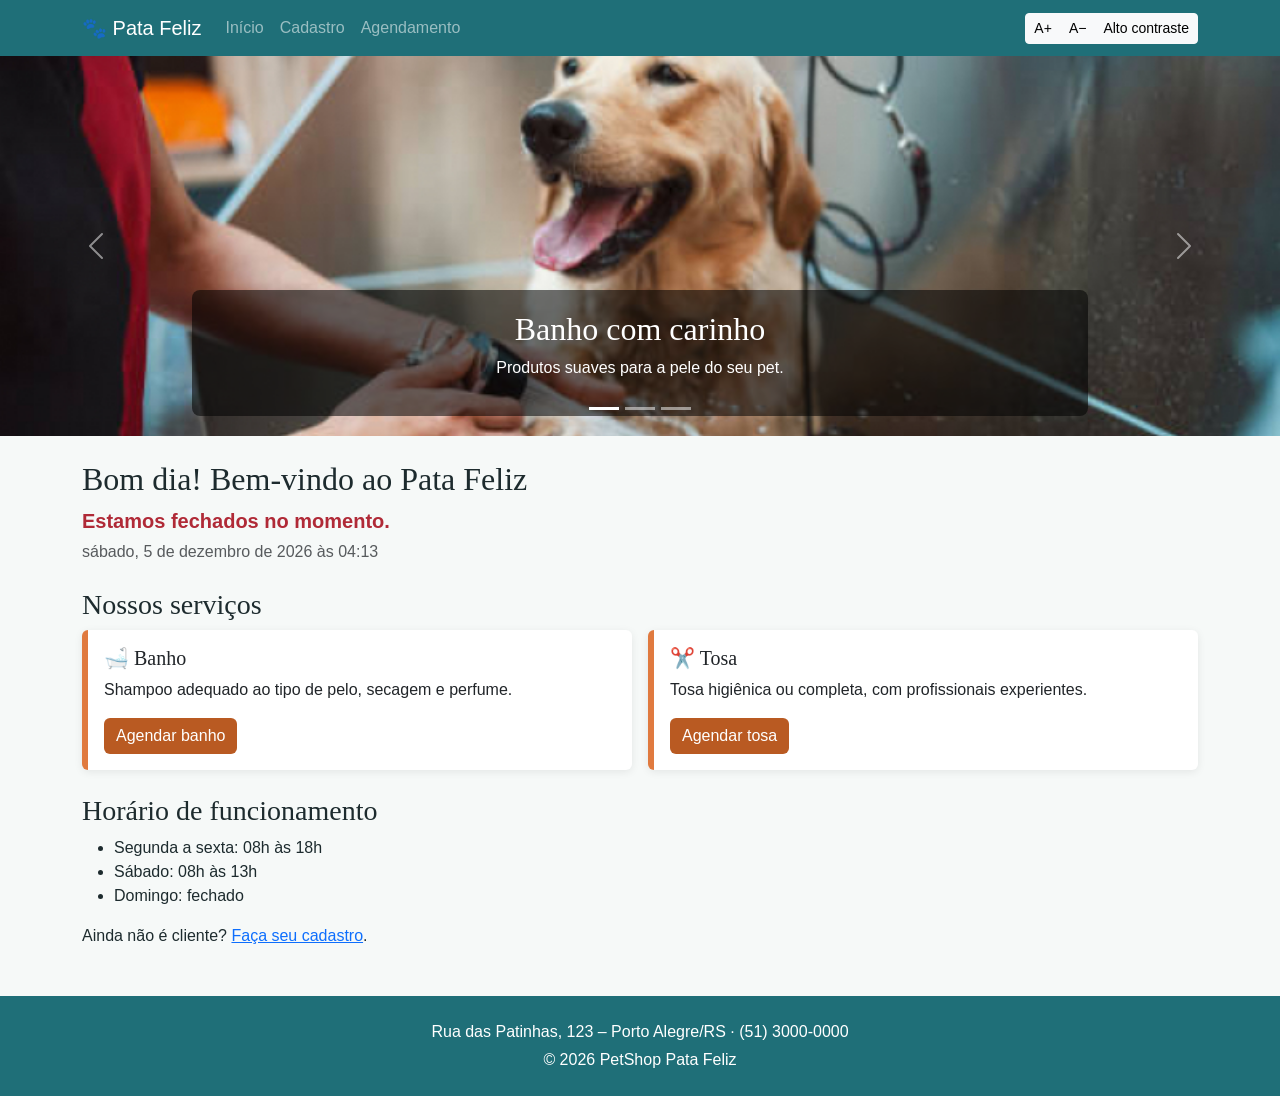
<file: index.html>
<!DOCTYPE html>
<html lang="pt-BR">
<head>
  <meta charset="UTF-8">
  <meta name="viewport" content="width=device-width, initial-scale=1">
  <meta name="description" content="PetShop Pata Feliz: banho e tosa com tele-busca ou entrega no local.">
  <title>Início | PetShop Pata Feliz</title>
  <!-- Bootstrap 5 via CDN -->
  <link href="https://cdn.jsdelivr.net/npm/bootstrap@5.3.3/dist/css/bootstrap.min.css" rel="stylesheet">
  <link href="css/style.css" rel="stylesheet">
</head>
<body>
<a class="skip-link" href="#conteudo">Pular para o conteúdo principal</a>
<header>
<nav class="navbar navbar-expand-md navbar-dark" aria-label="Menu principal">
  <div class="container">
    <a class="navbar-brand" href="index.html">🐾 Pata Feliz</a>
    <button class="navbar-toggler" type="button" data-bs-toggle="collapse" data-bs-target="#menu" aria-controls="menu" aria-expanded="false" aria-label="Abrir menu de navegação">
      <span class="navbar-toggler-icon"></span>
    </button>
    <div class="collapse navbar-collapse" id="menu">
      <ul class="navbar-nav me-auto">
        <li class="nav-item"><a class="nav-link" href="index.html">Início</a></li>
        <li class="nav-item"><a class="nav-link" href="cadastro.html">Cadastro</a></li>
        <li class="nav-item"><a class="nav-link" href="agendamento.html">Agendamento</a></li>
      </ul>
      <!-- Botões de acessibilidade -->
      <div class="btn-group" role="group" aria-label="Ferramentas de acessibilidade">
        <button type="button" class="btn btn-light btn-sm" id="btn-aumentar" aria-label="Aumentar tamanho da fonte">A+</button>
        <button type="button" class="btn btn-light btn-sm" id="btn-diminuir" aria-label="Diminuir tamanho da fonte">A−</button>
        <button type="button" class="btn btn-light btn-sm" id="btn-contraste" aria-pressed="false">Alto contraste</button>
      </div>
    </div>
  </div>
</nav>
</header>
<main id="conteudo">
  <!-- Carrossel Bootstrap: cada imagem tem texto alternativo (alt) para leitores de tela -->
  <div id="carrossel" class="carousel slide" data-bs-ride="carousel" aria-label="Destaques do petshop">
    <div class="carousel-indicators">
      <button type="button" data-bs-target="#carrossel" data-bs-slide-to="0" class="active" aria-current="true" aria-label="Slide 1"></button>
      <button type="button" data-bs-target="#carrossel" data-bs-slide-to="1" aria-label="Slide 2"></button>
      <button type="button" data-bs-target="#carrossel" data-bs-slide-to="2" aria-label="Slide 3"></button>
    </div>
    <div class="carousel-inner">
      <div class="carousel-item active">
        <img src="img/banner-banho.jpg" class="d-block w-100" alt="Cachorro golden retriever de língua para fora recebendo banho com água corrente em uma banheira de aço inox">
        <div class="carousel-caption"><h2>Banho com carinho</h2><p>Produtos suaves para a pele do seu pet.</p></div>
      </div>
      <div class="carousel-item">
        <img src="img/banner-tosa.webp" class="d-block w-100" alt="Profissional tosando um cachorro shih-tzu com uma máquina de tosa vermelha sobre a mesa do petshop">
        <div class="carousel-caption"><h2>Tosa para todas as raças</h2><p>Higiênica, na máquina ou na tesoura.</p></div>
      </div>
      <div class="carousel-item">
        <img src="img/banner-tele.webp" class="d-block w-100 img-ilustracao" alt="Ilustração de um entregador segurando uma caixa ao lado de uma van do petshop e de um cachorrinho caramelo">
        <div class="carousel-caption"><h2>Tele-busca</h2><p>Buscamos e devolvemos o pet na sua casa.</p></div>
      </div>
    </div>
    <button class="carousel-control-prev" type="button" data-bs-target="#carrossel" data-bs-slide="prev"><span class="carousel-control-prev-icon" aria-hidden="true"></span><span class="visually-hidden">Slide anterior</span></button>
    <button class="carousel-control-next" type="button" data-bs-target="#carrossel" data-bs-slide="next"><span class="carousel-control-next-icon" aria-hidden="true"></span><span class="visually-hidden">Próximo slide</span></button>
  </div>

  <div class="container mt-4">
    <!-- Funções temporais: saudação e status de funcionamento (main.js) -->
    <h1 id="saudacao" class="h2">Bem-vindo!</h1>
    <p class="lead mb-1" aria-live="polite"><span id="status-loja"></span></p>
    <p id="relogio" class="text-muted"></p>

    <h2 class="h3 mt-4">Nossos serviços</h2>
    <div class="row g-3">
      <div class="col-md-6"><div class="card card-servico h-100"><div class="card-body">
        <h3 class="h5">🛁 Banho</h3><p>Shampoo adequado ao tipo de pelo, secagem e perfume.</p>
        <a href="agendamento.html" class="btn btn-destaque">Agendar banho</a></div></div></div>
      <div class="col-md-6"><div class="card card-servico h-100"><div class="card-body">
        <h3 class="h5">✂️ Tosa</h3><p>Tosa higiênica ou completa, com profissionais experientes.</p>
        <a href="agendamento.html" class="btn btn-destaque">Agendar tosa</a></div></div></div>
    </div>

    <h2 class="h3 mt-4">Horário de funcionamento</h2>
    <ul>
      <li>Segunda a sexta: 08h às 18h</li>
      <li>Sábado: 08h às 13h</li>
      <li>Domingo: fechado</li>
    </ul>
    <p>Ainda não é cliente? <a href="cadastro.html">Faça seu cadastro</a>.</p>
  </div>
</main>
<footer class="py-4 mt-5">
  <div class="container text-center">
    <p class="mb-1">Rua das Patinhas, 123 – Porto Alegre/RS · (51) 3000-0000</p>
    <p class="mb-0">&copy; <span id="ano">2026</span> PetShop Pata Feliz</p>
  </div>
</footer>
<script src="https://cdn.jsdelivr.net/npm/bootstrap@5.3.3/dist/js/bootstrap.bundle.min.js"></script>
<script src="js/main.js"></script>

</body>
</html>
</file>
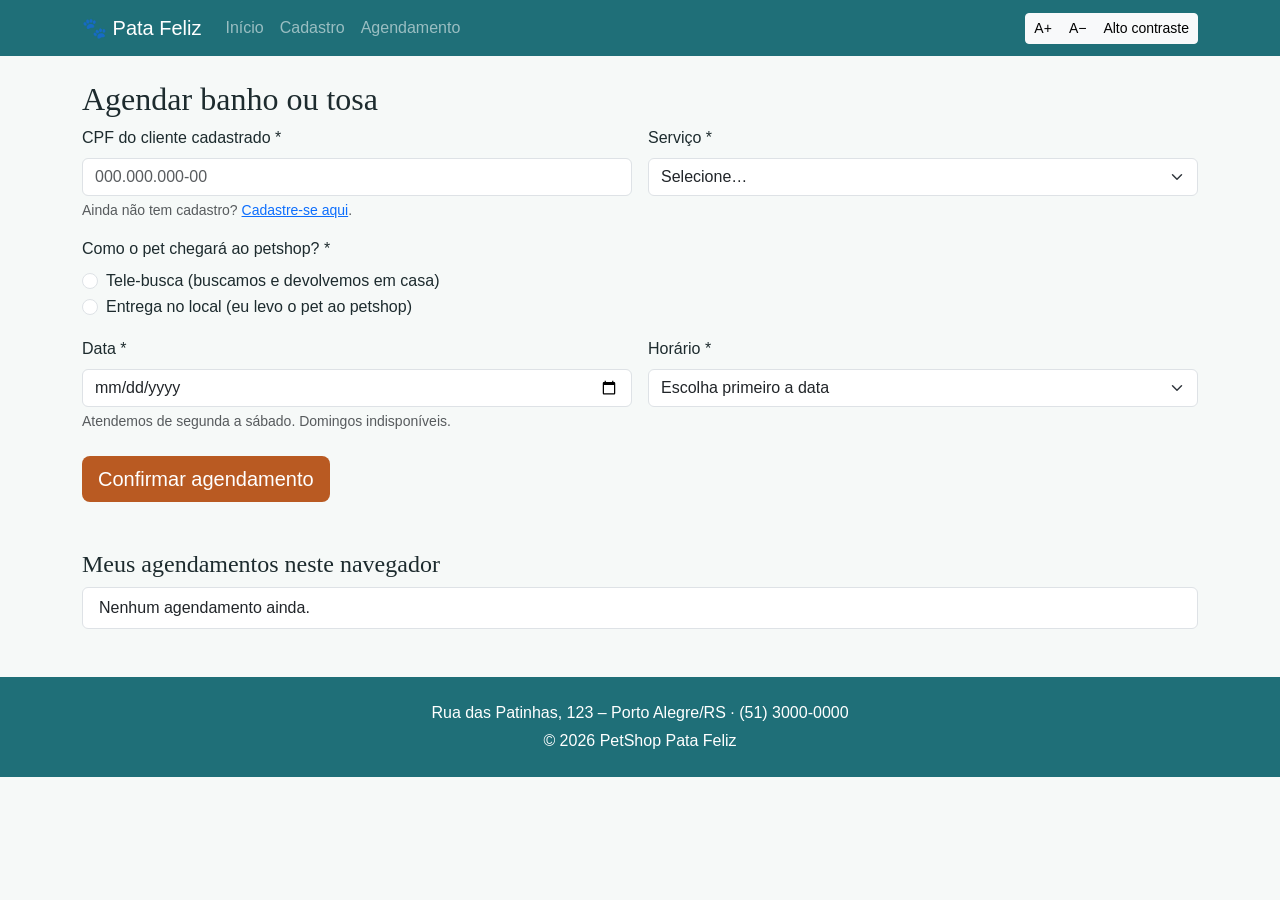
<file: agendamento.html>
<!DOCTYPE html>
<html lang="pt-BR">
<head>
  <meta charset="UTF-8">
  <meta name="viewport" content="width=device-width, initial-scale=1">
  <meta name="description" content="PetShop Pata Feliz: banho e tosa com tele-busca ou entrega no local.">
  <title>Agendamento | PetShop Pata Feliz</title>
  <!-- Bootstrap 5 via CDN -->
  <link href="https://cdn.jsdelivr.net/npm/bootstrap@5.3.3/dist/css/bootstrap.min.css" rel="stylesheet">
  <link href="css/style.css" rel="stylesheet">
</head>
<body>
<a class="skip-link" href="#conteudo">Pular para o conteúdo principal</a>
<header>
<nav class="navbar navbar-expand-md navbar-dark" aria-label="Menu principal">
  <div class="container">
    <a class="navbar-brand" href="index.html">🐾 Pata Feliz</a>
    <button class="navbar-toggler" type="button" data-bs-toggle="collapse" data-bs-target="#menu" aria-controls="menu" aria-expanded="false" aria-label="Abrir menu de navegação">
      <span class="navbar-toggler-icon"></span>
    </button>
    <div class="collapse navbar-collapse" id="menu">
      <ul class="navbar-nav me-auto">
        <li class="nav-item"><a class="nav-link" href="index.html">Início</a></li>
        <li class="nav-item"><a class="nav-link" href="cadastro.html">Cadastro</a></li>
        <li class="nav-item"><a class="nav-link" href="agendamento.html">Agendamento</a></li>
      </ul>
      <!-- Botões de acessibilidade -->
      <div class="btn-group" role="group" aria-label="Ferramentas de acessibilidade">
        <button type="button" class="btn btn-light btn-sm" id="btn-aumentar" aria-label="Aumentar tamanho da fonte">A+</button>
        <button type="button" class="btn btn-light btn-sm" id="btn-diminuir" aria-label="Diminuir tamanho da fonte">A−</button>
        <button type="button" class="btn btn-light btn-sm" id="btn-contraste" aria-pressed="false">Alto contraste</button>
      </div>
    </div>
  </div>
</nav>
</header>
<main id="conteudo" class="container mt-4">
  <h1 class="h2">Agendar banho ou tosa</h1>
  <form id="form-agenda" novalidate>
    <div class="row g-3">
      <div class="col-md-6">
        <label for="ag-cpf" class="form-label">CPF do cliente cadastrado *</label>
        <input type="text" class="form-control" id="ag-cpf" placeholder="000.000.000-00" maxlength="14" inputmode="numeric" required>
        <div class="invalid-feedback" id="ag-cpf-erro">Informe o CPF usado no cadastro.</div>
        <div class="form-text">Ainda não tem cadastro? <a href="cadastro.html">Cadastre-se aqui</a>.</div>
      </div>
      <div class="col-md-6">
        <label for="servico" class="form-label">Serviço *</label>
        <select class="form-select" id="servico" required>
          <option value="">Selecione…</option>
          <option value="Banho">Banho</option>
          <option value="Tosa">Tosa</option>
          <option value="Banho e Tosa">Banho e Tosa</option>
        </select>
        <div class="invalid-feedback">Escolha o serviço.</div>
      </div>

      <div class="col-12">
        <span id="lbl-metodo" class="form-label d-block">Como o pet chegará ao petshop? *</span>
        <div role="radiogroup" aria-labelledby="lbl-metodo">
          <div class="form-check"><input class="form-check-input" type="radio" name="metodo" id="m-tele" value="Tele-busca" required><label class="form-check-label" for="m-tele">Tele-busca (buscamos e devolvemos em casa)</label></div>
          <div class="form-check"><input class="form-check-input" type="radio" name="metodo" id="m-local" value="Entrega no local"><label class="form-check-label" for="m-local">Entrega no local (eu levo o pet ao petshop)</label></div>
        </div>
      </div>

      <!-- Aparece somente se escolher tele-busca -->
      <div class="col-12 d-none" id="bloco-endereco">
        <label for="ag-endereco" class="form-label">Endereço para busca *</label>
        <input type="text" class="form-control" id="ag-endereco" placeholder="Rua, número, bairro">
        <div class="invalid-feedback">Informe o endereço para a tele-busca.</div>
      </div>

      <div class="col-md-6">
        <label for="data" class="form-label">Data *</label>
        <input type="date" class="form-control" id="data" required aria-describedby="dica-data">
        <div class="form-text" id="dica-data">Atendemos de segunda a sábado. Domingos indisponíveis.</div>
        <div class="invalid-feedback" id="data-erro">Escolha uma data válida.</div>
      </div>
      <div class="col-md-6">
        <label for="hora" class="form-label">Horário *</label>
        <select class="form-select" id="hora" required><option value="">Escolha primeiro a data</option></select>
        <div class="invalid-feedback">Escolha o horário.</div>
      </div>
    </div>

    <button type="submit" class="btn btn-destaque btn-lg mt-4">Confirmar agendamento</button>
  </form>

  <div id="msg-agenda" class="alert alert-success mt-3 d-none" role="status" tabindex="-1"></div>

  <h2 class="h4 mt-5">Meus agendamentos neste navegador</h2>
  <ul id="lista-agendamentos" class="list-group"></ul>
</main>
<footer class="py-4 mt-5">
  <div class="container text-center">
    <p class="mb-1">Rua das Patinhas, 123 – Porto Alegre/RS · (51) 3000-0000</p>
    <p class="mb-0">&copy; <span id="ano">2026</span> PetShop Pata Feliz</p>
  </div>
</footer>
<script src="https://cdn.jsdelivr.net/npm/bootstrap@5.3.3/dist/js/bootstrap.bundle.min.js"></script>
<script src="js/main.js"></script>
<script src="js/agendamento.js"></script>
</body>
</html>
</file>
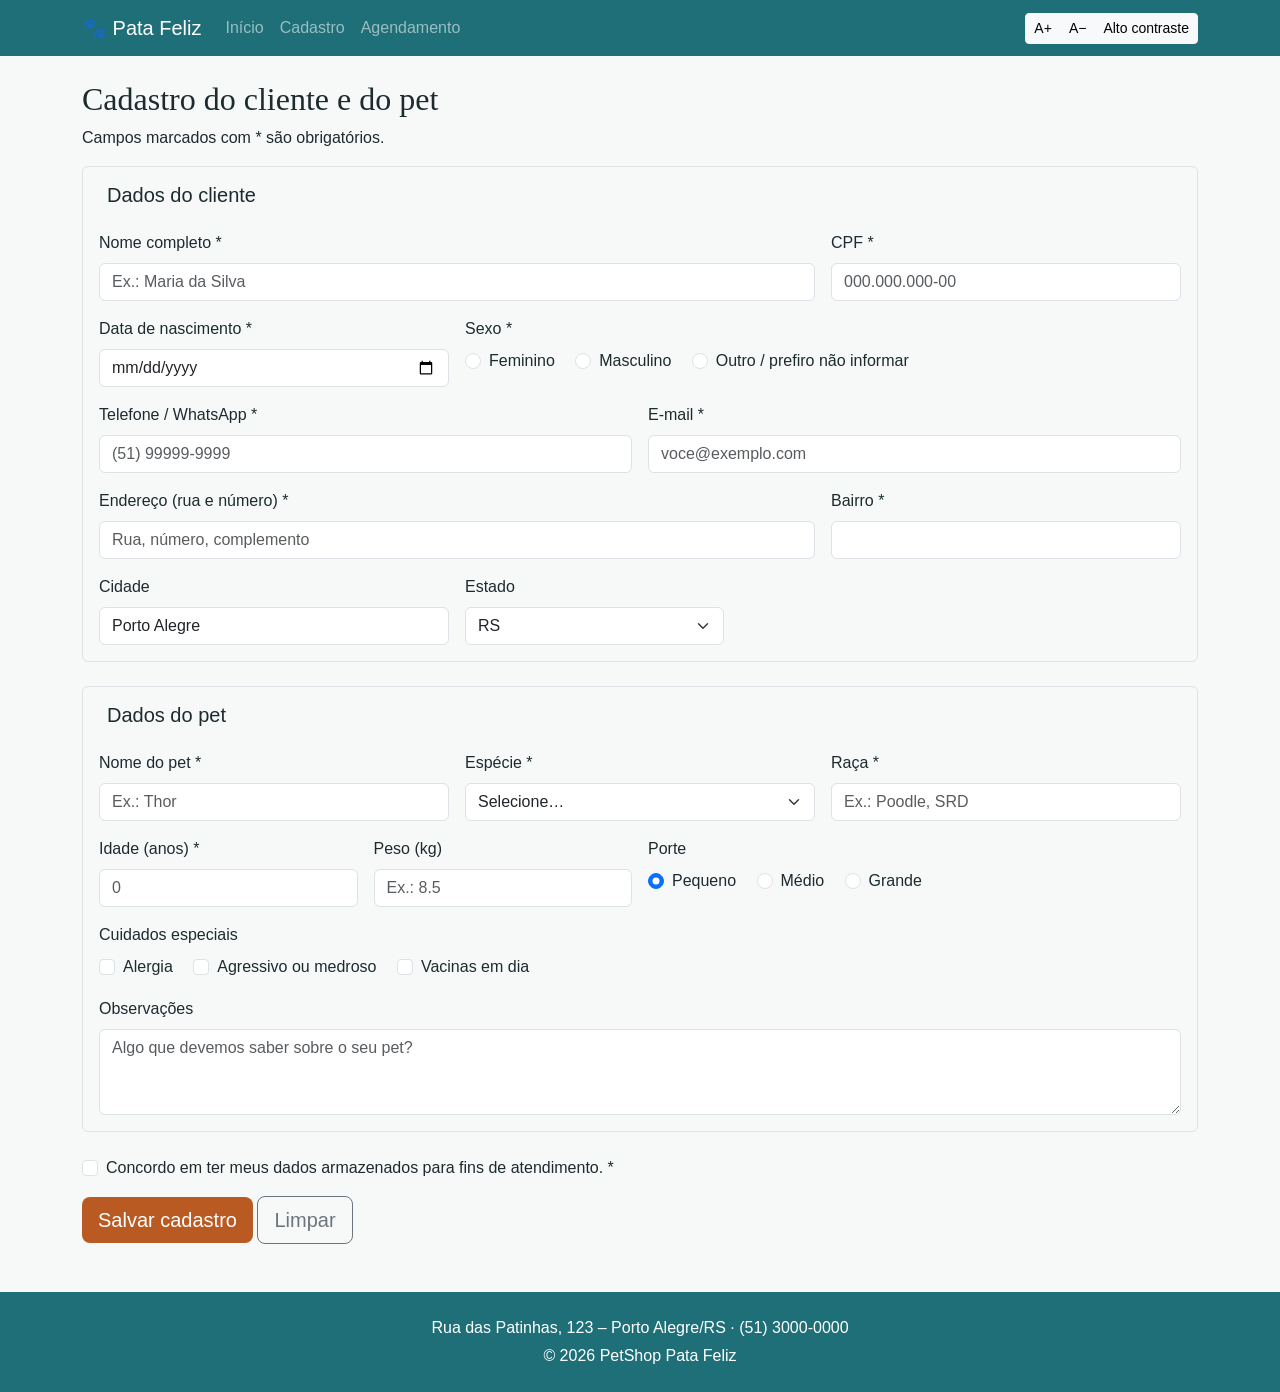
<file: cadastro.html>
<!DOCTYPE html>
<html lang="pt-BR">
<head>
  <meta charset="UTF-8">
  <meta name="viewport" content="width=device-width, initial-scale=1">
  <meta name="description" content="PetShop Pata Feliz: banho e tosa com tele-busca ou entrega no local.">
  <title>Cadastro | PetShop Pata Feliz</title>
  <!-- Bootstrap 5 via CDN -->
  <link href="https://cdn.jsdelivr.net/npm/bootstrap@5.3.3/dist/css/bootstrap.min.css" rel="stylesheet">
  <link href="css/style.css" rel="stylesheet">
</head>
<body>
<a class="skip-link" href="#conteudo">Pular para o conteúdo principal</a>
<header>
<nav class="navbar navbar-expand-md navbar-dark" aria-label="Menu principal">
  <div class="container">
    <a class="navbar-brand" href="index.html">🐾 Pata Feliz</a>
    <button class="navbar-toggler" type="button" data-bs-toggle="collapse" data-bs-target="#menu" aria-controls="menu" aria-expanded="false" aria-label="Abrir menu de navegação">
      <span class="navbar-toggler-icon"></span>
    </button>
    <div class="collapse navbar-collapse" id="menu">
      <ul class="navbar-nav me-auto">
        <li class="nav-item"><a class="nav-link" href="index.html">Início</a></li>
        <li class="nav-item"><a class="nav-link" href="cadastro.html">Cadastro</a></li>
        <li class="nav-item"><a class="nav-link" href="agendamento.html">Agendamento</a></li>
      </ul>
      <!-- Botões de acessibilidade -->
      <div class="btn-group" role="group" aria-label="Ferramentas de acessibilidade">
        <button type="button" class="btn btn-light btn-sm" id="btn-aumentar" aria-label="Aumentar tamanho da fonte">A+</button>
        <button type="button" class="btn btn-light btn-sm" id="btn-diminuir" aria-label="Diminuir tamanho da fonte">A−</button>
        <button type="button" class="btn btn-light btn-sm" id="btn-contraste" aria-pressed="false">Alto contraste</button>
      </div>
    </div>
  </div>
</nav>
</header>
<main id="conteudo" class="container mt-4">
  <h1 class="h2">Cadastro do cliente e do pet</h1>
  <p>Campos marcados com <span aria-hidden="true">*</span><span class="visually-hidden">asterisco</span> são obrigatórios.</p>

  <form id="form-cadastro" novalidate>
    <!-- DADOS DO CLIENTE -->
    <fieldset class="border rounded p-3 mb-4">
      <legend class="h5 w-auto px-2">Dados do cliente</legend>
      <div class="row g-3">
        <div class="col-md-8">
          <label for="nome" class="form-label">Nome completo *</label>
          <input type="text" class="form-control" id="nome" name="nome" placeholder="Ex.: Maria da Silva" minlength="5" required>
          <div class="invalid-feedback">Informe o nome completo.</div>
        </div>
        <div class="col-md-4">
          <label for="cpf" class="form-label">CPF *</label>
          <input type="text" class="form-control" id="cpf" name="cpf" placeholder="000.000.000-00" inputmode="numeric" maxlength="14" required>
          <div class="invalid-feedback">Informe um CPF válido.</div>
        </div>
        <div class="col-md-4">
          <label for="nascimento" class="form-label">Data de nascimento *</label>
          <input type="date" class="form-control" id="nascimento" name="nascimento" required>
          <div class="invalid-feedback">Informe uma data de nascimento válida (maior de 18 anos).</div>
        </div>
        <div class="col-md-8">
          <span id="lbl-sexo" class="form-label d-block">Sexo *</span>
          <div role="radiogroup" aria-labelledby="lbl-sexo">
            <div class="form-check form-check-inline"><input class="form-check-input" type="radio" name="sexo" id="sexo-f" value="Feminino" required><label class="form-check-label" for="sexo-f">Feminino</label></div>
            <div class="form-check form-check-inline"><input class="form-check-input" type="radio" name="sexo" id="sexo-m" value="Masculino"><label class="form-check-label" for="sexo-m">Masculino</label></div>
            <div class="form-check form-check-inline"><input class="form-check-input" type="radio" name="sexo" id="sexo-o" value="Outro"><label class="form-check-label" for="sexo-o">Outro / prefiro não informar</label></div>
          </div>
        </div>
        <div class="col-md-6">
          <label for="telefone" class="form-label">Telefone / WhatsApp *</label>
          <input type="tel" class="form-control" id="telefone" name="telefone" placeholder="(51) 99999-9999" maxlength="15" required>
          <div class="invalid-feedback">Informe o telefone com DDD.</div>
        </div>
        <div class="col-md-6">
          <label for="email" class="form-label">E-mail *</label>
          <input type="email" class="form-control" id="email" name="email" placeholder="voce@exemplo.com" required>
          <div class="invalid-feedback">Informe um e-mail válido.</div>
        </div>
        <div class="col-md-8">
          <label for="endereco" class="form-label">Endereço (rua e número) *</label>
          <input type="text" class="form-control" id="endereco" name="endereco" placeholder="Rua, número, complemento" required>
          <div class="invalid-feedback">Informe o endereço.</div>
        </div>
        <div class="col-md-4">
          <label for="bairro" class="form-label">Bairro *</label>
          <input type="text" class="form-control" id="bairro" name="bairro" required>
          <div class="invalid-feedback">Informe o bairro.</div>
        </div>
        <div class="col-md-4">
          <label for="cidade" class="form-label">Cidade</label>
          <input type="text" class="form-control" id="cidade" name="cidade" value="Porto Alegre">
        </div>
        <div class="col-md-3">
          <label for="uf" class="form-label">Estado</label>
          <select class="form-select" id="uf" name="uf">
            <option value="RS" selected>RS</option><option value="SC">SC</option><option value="PR">PR</option><option value="SP">SP</option><option value="RJ">RJ</option><option value="MG">MG</option><option value="OUTRO">Outro</option>
          </select>
        </div>
      </div>
    </fieldset>

    <!-- DADOS DO PET -->
    <fieldset class="border rounded p-3 mb-4">
      <legend class="h5 w-auto px-2">Dados do pet</legend>
      <div class="row g-3">
        <div class="col-md-4">
          <label for="pet-nome" class="form-label">Nome do pet *</label>
          <input type="text" class="form-control" id="pet-nome" name="pet-nome" placeholder="Ex.: Thor" required>
          <div class="invalid-feedback">Informe o nome do pet.</div>
        </div>
        <div class="col-md-4">
          <label for="pet-especie" class="form-label">Espécie *</label>
          <select class="form-select" id="pet-especie" name="pet-especie" required>
            <option value="">Selecione…</option><option>Cachorro</option><option>Gato</option>
          </select>
          <div class="invalid-feedback">Selecione a espécie.</div>
        </div>
        <div class="col-md-4">
          <label for="pet-raca" class="form-label">Raça *</label>
          <input type="text" class="form-control" id="pet-raca" name="pet-raca" placeholder="Ex.: Poodle, SRD" required>
          <div class="invalid-feedback">Informe a raça (ou SRD).</div>
        </div>
        <div class="col-md-3">
          <label for="pet-idade" class="form-label">Idade (anos) *</label>
          <input type="number" class="form-control" id="pet-idade" name="pet-idade" min="0" max="30" step="1" placeholder="0" required>
          <div class="invalid-feedback">Informe uma idade entre 0 e 30.</div>
        </div>
        <div class="col-md-3">
          <label for="pet-peso" class="form-label">Peso (kg)</label>
          <input type="number" class="form-control" id="pet-peso" name="pet-peso" min="0.5" max="100" step="0.1" placeholder="Ex.: 8.5">
        </div>
        <div class="col-md-6">
          <span id="lbl-porte" class="form-label d-block">Porte</span>
          <div role="radiogroup" aria-labelledby="lbl-porte">
            <div class="form-check form-check-inline"><input class="form-check-input" type="radio" name="porte" id="porte-p" value="Pequeno" checked><label class="form-check-label" for="porte-p">Pequeno</label></div>
            <div class="form-check form-check-inline"><input class="form-check-input" type="radio" name="porte" id="porte-m" value="Médio"><label class="form-check-label" for="porte-m">Médio</label></div>
            <div class="form-check form-check-inline"><input class="form-check-input" type="radio" name="porte" id="porte-g" value="Grande"><label class="form-check-label" for="porte-g">Grande</label></div>
          </div>
        </div>
        <div class="col-12">
          <span class="form-label d-block">Cuidados especiais</span>
          <div class="form-check form-check-inline"><input class="form-check-input" type="checkbox" id="c-alergia" name="cuidados" value="Alergia"><label class="form-check-label" for="c-alergia">Alergia</label></div>
          <div class="form-check form-check-inline"><input class="form-check-input" type="checkbox" id="c-agressivo" name="cuidados" value="Agressivo/medroso"><label class="form-check-label" for="c-agressivo">Agressivo ou medroso</label></div>
          <div class="form-check form-check-inline"><input class="form-check-input" type="checkbox" id="c-vacina" name="cuidados" value="Vacinas em dia"><label class="form-check-label" for="c-vacina">Vacinas em dia</label></div>
        </div>
        <div class="col-12">
          <label for="obs" class="form-label">Observações</label>
          <textarea class="form-control" id="obs" name="obs" rows="3" maxlength="300" placeholder="Algo que devemos saber sobre o seu pet?"></textarea>
        </div>
      </div>
    </fieldset>

    <div class="form-check mb-3">
      <input class="form-check-input" type="checkbox" id="aceite" required>
      <label class="form-check-label" for="aceite">Concordo em ter meus dados armazenados para fins de atendimento. *</label>
      <div class="invalid-feedback">É necessário concordar para continuar.</div>
    </div>

    <button type="submit" class="btn btn-destaque btn-lg">Salvar cadastro</button>
    <button type="reset" class="btn btn-outline-secondary btn-lg">Limpar</button>
  </form>

  <!-- Mensagem de resultado (lida por leitores de tela) -->
  <div id="msg-cadastro" class="alert alert-success mt-3 d-none" role="status" tabindex="-1"></div>
</main>
<footer class="py-4 mt-5">
  <div class="container text-center">
    <p class="mb-1">Rua das Patinhas, 123 – Porto Alegre/RS · (51) 3000-0000</p>
    <p class="mb-0">&copy; <span id="ano">2026</span> PetShop Pata Feliz</p>
  </div>
</footer>
<script src="https://cdn.jsdelivr.net/npm/bootstrap@5.3.3/dist/js/bootstrap.bundle.min.js"></script>
<script src="js/main.js"></script>
<script src="js/cadastro.js"></script>
</body>
</html>
</file>
<file: css/style.css>
/* ===== Estilos próprios do PetShop Pata Feliz (complementam o Bootstrap) ===== */
:root{
  --cor-primaria:#1f6f78;   /* verde-petróleo */
  --cor-destaque:#e07a3f;   /* laranja */
  --cor-fundo:#f6f9f8;
  --cor-texto:#1d2b2e;
}
html{font-size:100%;}
body{background:var(--cor-fundo);color:var(--cor-texto);font-family:"Trebuchet MS",Verdana,sans-serif;}
h1,h2,h3{font-family:Georgia,serif;}

/* Link "pular para o conteúdo" (acessibilidade): aparece só ao receber foco */
.skip-link{position:absolute;left:-999px;top:0;background:#000;color:#fff;padding:.5rem 1rem;z-index:2000;}
.skip-link:focus{left:0;}

/* Foco visível para navegação por teclado */
:focus-visible{outline:3px solid var(--cor-destaque);outline-offset:2px;}

.navbar{background:var(--cor-primaria)!important;}
.btn-destaque{background:#b95a22;color:#fff;border:0;}
.btn-destaque:hover{background:#9c4a1b;color:#fff;}

/* Carrossel */
.carousel-item img{height:380px;object-fit:cover;}
/* Ilustração (fundo claro): mostra inteira, sem cortar */
.img-ilustracao{object-fit:contain!important;background:#fff;}
.carousel-caption{background:rgba(0,0,0,.55);border-radius:.5rem;}

/* Cartões de serviço */
.card-servico{border:0;border-left:6px solid var(--cor-destaque);box-shadow:0 2px 8px rgba(0,0,0,.08);}

/* Faixa de status (aberto/fechado) */
#status-loja{font-weight:bold;}
.aberto{color:#146c43;} .fechado{color:#b02a37;}

footer{background:var(--cor-primaria);color:#fff;}

/* Modo alto contraste (ativado por botão, ver main.js) */
body.alto-contraste{background:#000;color:#ff0;}
body.alto-contraste .card,body.alto-contraste .form-control,body.alto-contraste .form-select,body.alto-contraste .list-group-item{background:#000;color:#ff0;border:2px solid #ff0;}
body.alto-contraste .navbar,body.alto-contraste footer{background:#000!important;border-bottom:2px solid #ff0;}
body.alto-contraste a{color:#0ff;}
body.alto-contraste .aberto,body.alto-contraste .fechado,body.alto-contraste .text-muted{color:#ff0!important;}

@media (max-width:576px){.carousel-item img{height:220px;}}
@media (prefers-reduced-motion:reduce){.carousel-item{transition:none;}}
</file>
